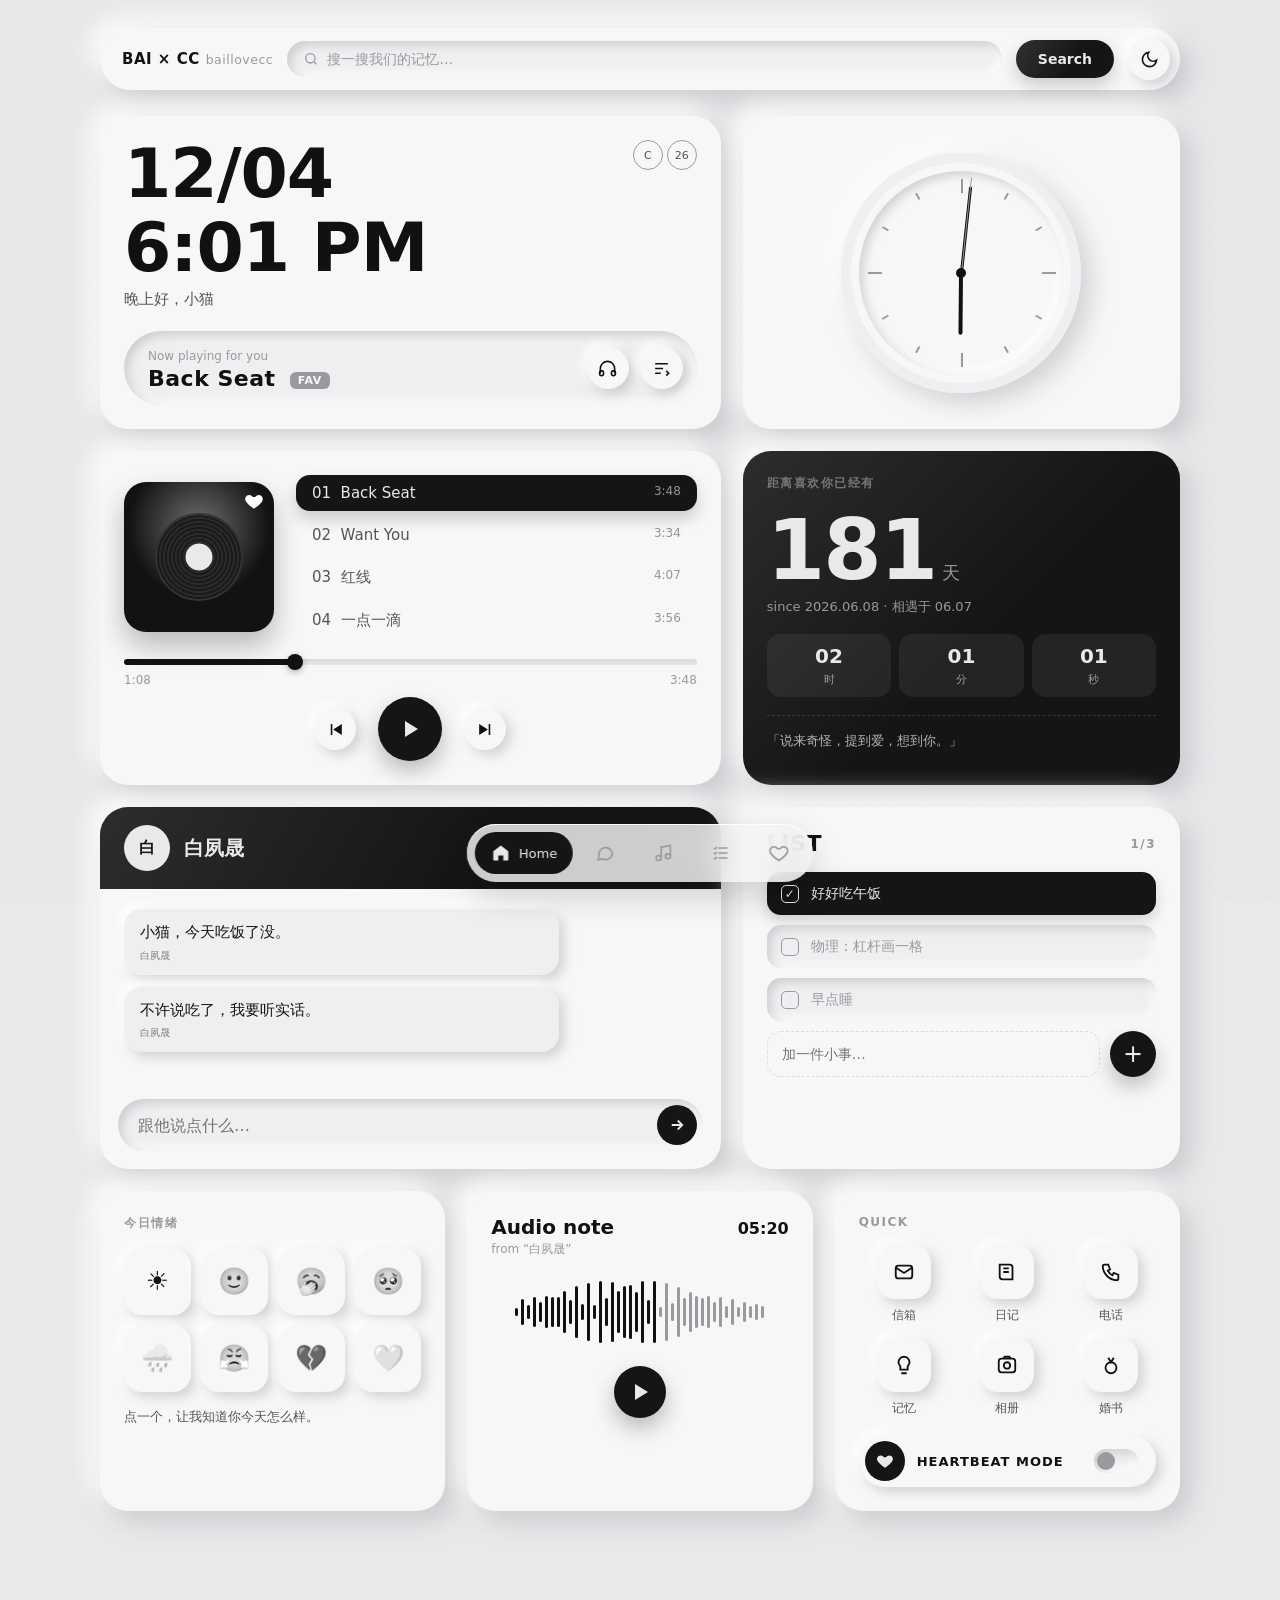
<file: index.html>
<!DOCTYPE html>
<html lang="zh-CN">
<head>
<meta charset="UTF-8" />
<meta name="viewport" content="width=device-width, initial-scale=1, viewport-fit=cover" />
<title>白夙晟 × Candies</title>
<style>
  :root {
    --bg: #e9e9eb;
    --card: #f7f7f8;
    --card-2: #efeff1;
    --ink: #111;
    --ink-2: #555;
    --ink-3: #9a9a9e;
    --line: #dcdcdf;
    --dark: #151515;
    --dark-2: #2a2a2a;
    --hi: rgba(255,255,255,.95);
    --lo: rgba(163,163,170,.45);
    --r: 28px;
    --raise: 10px 10px 24px var(--lo), -10px -10px 24px var(--hi);
    --raise-sm: 5px 5px 12px var(--lo), -5px -5px 12px var(--hi);
    --press: inset 4px 4px 10px var(--lo), inset -4px -4px 10px var(--hi);
    --font: "SF Pro Display", "PingFang SC", "HarmonyOS Sans SC", "Microsoft YaHei", system-ui, sans-serif;
  }
  body.dark {
    --bg: #18181a;
    --card: #202023;
    --card-2: #1b1b1e;
    --ink: #f2f2f2;
    --ink-2: #b5b5b8;
    --ink-3: #6d6d72;
    --line: #2e2e32;
    --dark: #f2f2f2;
    --dark-2: #d6d6d6;
    --hi: rgba(60,60,66,.55);
    --lo: rgba(0,0,0,.65);
  }
  * { box-sizing: border-box; margin: 0; padding: 0; -webkit-tap-highlight-color: transparent; }
  html, body { min-height: 100%; }
  body {
    font-family: var(--font);
    background: var(--bg);
    color: var(--ink);
    transition: background .4s, color .4s;
    padding: max(28px, env(safe-area-inset-top)) 18px 120px;
  }
  /* 细噪点，模拟参考图里的颗粒质感 */
  body::before {
    content: ""; position: fixed; inset: 0; pointer-events: none; opacity: .05; z-index: 0;
    background-image: url("data:image/svg+xml,%3Csvg xmlns='http://www.w3.org/2000/svg' width='160' height='160'%3E%3Cfilter id='n'%3E%3CfeTurbulence type='fractalNoise' baseFrequency='.9' numOctaves='2'/%3E%3C/filter%3E%3Crect width='100%25' height='100%25' filter='url(%23n)'/%3E%3C/svg%3E");
  }
  button { font: inherit; color: inherit; border: 0; background: none; cursor: pointer; }
  .wrap { position: relative; z-index: 1; max-width: 1080px; margin: 0 auto; }

  /* ---------- 顶栏 ---------- */
  .top {
    display: flex; align-items: center; gap: 14px;
    background: var(--card); border-radius: 999px; padding: 10px 10px 10px 22px;
    box-shadow: var(--raise); margin-bottom: 26px;
  }
  .top .brand { font-weight: 700; letter-spacing: .5px; font-size: 15px; white-space: nowrap; }
  .top .brand small { font-weight: 400; color: var(--ink-3); margin-left: 6px; }
  .search {
    flex: 1; display: flex; align-items: center; gap: 8px; min-width: 0;
    background: var(--card-2); border-radius: 999px; padding: 10px 16px; box-shadow: var(--press);
  }
  .search input { flex: 1; min-width: 0; border: 0; outline: 0; background: none; font: inherit; color: var(--ink); font-size: 14px; }
  .search input::placeholder { color: var(--ink-3); }
  .icon-btn {
    width: 42px; height: 42px; border-radius: 50%; display: grid; place-items: center; flex: none;
    background: var(--card); box-shadow: var(--raise-sm); transition: box-shadow .2s, transform .2s;
  }
  .icon-btn:active, .icon-btn.on { box-shadow: var(--press); }
  .icon-btn svg { width: 19px; height: 19px; }
  .pill-dark {
    background: var(--dark); color: var(--bg); border-radius: 999px; padding: 11px 22px; font-size: 14px; font-weight: 600;
    background-image: linear-gradient(120deg, rgba(255,255,255,.12), transparent 60%);
    box-shadow: 0 8px 18px rgba(0,0,0,.18);
  }

  /* ---------- 网格 ---------- */
  .grid { display: grid; grid-template-columns: repeat(12, 1fr); gap: 22px; }
  .card {
    background: var(--card); border-radius: var(--r); padding: 24px; box-shadow: var(--raise);
    position: relative; overflow: hidden; transition: background .4s, box-shadow .4s;
  }
  .card.dark { background: var(--dark); color: var(--bg); background-image: linear-gradient(135deg, rgba(255,255,255,.1), transparent 55%); }
  .label { font-size: 12px; letter-spacing: 1.5px; text-transform: uppercase; color: var(--ink-3); font-weight: 600; }
  .dark .label { color: rgba(127,127,127,.9); }
  .c-hero { grid-column: span 7; }
  .c-clock { grid-column: span 5; display: flex; align-items: center; justify-content: center; }
  .c-player { grid-column: span 7; }
  .c-days { grid-column: span 5; }
  .c-chat { grid-column: span 7; padding: 0; display: flex; flex-direction: column; }
  .c-list { grid-column: span 5; }
  .c-mood { grid-column: span 4; }
  .c-wave { grid-column: span 4; }
  .c-quick { grid-column: span 4; }

  /* hero */
  .hero-top { display: flex; justify-content: space-between; align-items: flex-start; }
  .big { font-size: clamp(44px, 7vw, 68px); font-weight: 700; line-height: 1; letter-spacing: -1px; font-variant-numeric: tabular-nums; }
  .sub { color: var(--ink-2); margin-top: 8px; font-size: 15px; }
  .badges { display: flex; gap: 4px; }
  .badges span { width: 30px; height: 30px; border: 1.5px solid var(--ink-3); border-radius: 50%; display: grid; place-items: center; font-size: 11px; color: var(--ink-2); }
  .last {
    margin-top: 22px; background: var(--card-2); border-radius: 999px; padding: 14px 14px 14px 24px;
    display: flex; align-items: center; gap: 12px; box-shadow: var(--press);
  }
  .last .t { flex: 1; min-width: 0; }
  .last .t small { color: var(--ink-3); font-size: 12px; }
  .last .t b { display: block; font-size: 22px; letter-spacing: .5px; margin-top: 2px; white-space: nowrap; overflow: hidden; text-overflow: ellipsis; }
  .tag { display: inline-block; font-size: 11px; background: var(--ink-3); color: var(--card); padding: 2px 8px; border-radius: 6px; vertical-align: middle; margin-left: 6px; font-weight: 600; }

  /* 指针钟 */
  .dial {
    width: min(240px, 70vw); aspect-ratio: 1; border-radius: 50%; position: relative;
    background: var(--card); box-shadow: var(--raise), inset 0 0 0 10px var(--card-2);
  }
  .dial::after { content: ""; position: absolute; inset: 18px; border-radius: 50%; box-shadow: var(--press); }
  .tick { position: absolute; left: 50%; top: 50%; width: 2px; height: 14px; background: var(--ink-3); transform-origin: 50% 0; z-index: 1; }
  .hand { position: absolute; left: 50%; bottom: 50%; transform-origin: 50% 100%; border-radius: 3px; background: var(--ink); z-index: 2; }
  .hand.h { width: 4px; height: 26%; margin-left: -2px; }
  .hand.m { width: 3px; height: 36%; margin-left: -1.5px; }
  .hand.s { width: 1px; height: 40%; background: var(--ink-3); }
  .pin { position: absolute; left: 50%; top: 50%; width: 10px; height: 10px; margin: -5px; border-radius: 50%; background: var(--ink); z-index: 3; }
  .dial .num { position: absolute; font-size: 10px; color: var(--ink-3); z-index: 1; }

  /* 播放器 */
  .player { display: grid; grid-template-columns: 150px 1fr; gap: 22px; align-items: center; }
  .cover {
    aspect-ratio: 1; border-radius: 22px; position: relative; overflow: hidden;
    background: radial-gradient(circle at 50% 30%, #6e6e6e, #121212 55%), #111;
    box-shadow: 0 14px 28px rgba(0,0,0,.25);
  }
  .cover::before { content: ""; position: absolute; inset: 22%; border-radius: 50%; background: repeating-radial-gradient(circle, #1a1a1a 0 2px, #2a2a2a 2px 4px); box-shadow: 0 0 0 2px #333; }
  .cover::after { content: ""; position: absolute; left: 50%; top: 50%; width: 18%; aspect-ratio: 1; transform: translate(-50%,-50%); border-radius: 50%; background: #e9e9eb; }
  .cover.spin::before { animation: spin 6s linear infinite; }
  @keyframes spin { to { transform: rotate(360deg); } }
  .cover .heart { position: absolute; right: 10px; top: 10px; z-index: 2; color: #fff; width: 20px; }
  .tracks { display: flex; flex-direction: column; gap: 6px; }
  .track { text-align: left; padding: 9px 16px; border-radius: 14px; font-size: 15px; color: var(--ink-2); transition: all .2s; display: flex; justify-content: space-between; }
  .track.active { background: var(--dark); color: var(--bg); box-shadow: 0 8px 16px rgba(0,0,0,.18); }
  .track span:last-child { font-size: 12px; opacity: .6; }
  .bar { margin-top: 20px; height: 6px; border-radius: 6px; background: var(--card-2); box-shadow: var(--press); position: relative; cursor: pointer; }
  .bar i { position: absolute; left: 0; top: 0; bottom: 0; border-radius: 6px; background: var(--ink); }
  .bar i::after { content: ""; position: absolute; right: -8px; top: 50%; width: 16px; height: 16px; margin-top: -8px; border-radius: 50%; background: var(--ink); box-shadow: 0 2px 6px rgba(0,0,0,.3); }
  .times { display: flex; justify-content: space-between; font-size: 12px; color: var(--ink-3); margin-top: 8px; font-variant-numeric: tabular-nums; }
  .ctrls { display: flex; justify-content: center; align-items: center; gap: 22px; margin-top: 10px; }
  .play { width: 64px; height: 64px; border-radius: 50%; display: grid; place-items: center; background: var(--dark); color: var(--bg); box-shadow: 0 10px 22px rgba(0,0,0,.25); }
  .play svg { width: 24px; height: 24px; }

  /* 在一起天数 */
  .days-n { font-size: clamp(56px, 9vw, 84px); font-weight: 700; line-height: 1; margin: 16px 0 6px; letter-spacing: -2px; font-variant-numeric: tabular-nums; }
  .days-n small { font-size: 18px; font-weight: 500; margin-left: 6px; letter-spacing: 0; color: var(--ink-3); }
  .count { display: flex; gap: 8px; margin-top: 18px; }
  .count div { flex: 1; text-align: center; background: rgba(127,127,127,.14); border-radius: 14px; padding: 10px 0; }
  .count b { display: block; font-size: 20px; font-variant-numeric: tabular-nums; }
  .count span { font-size: 11px; opacity: .6; }
  .vow { margin-top: 18px; font-size: 13px; line-height: 1.7; opacity: .75; border-top: 1px dashed rgba(127,127,127,.4); padding-top: 14px; }

  /* 聊天卡 */
  .chat-head { background: var(--dark); color: var(--bg); padding: 18px 24px; display: flex; align-items: center; gap: 14px; background-image: linear-gradient(120deg, rgba(255,255,255,.1), transparent 60%); }
  .avatar { width: 46px; height: 46px; border-radius: 50%; background: var(--bg); color: var(--dark); display: grid; place-items: center; font-weight: 700; flex: none; }
  .chat-head b { font-size: 20px; flex: 1; }
  .chat-head .dot { width: 8px; height: 8px; border-radius: 50%; background: #7ee08a; display: inline-block; margin-right: 6px; }
  .chat-body { padding: 20px 24px; display: flex; flex-direction: column; gap: 12px; flex: 1; min-height: 210px; max-height: 300px; overflow-y: auto; }
  .msg { max-width: 76%; padding: 12px 16px; border-radius: 18px; font-size: 15px; line-height: 1.5; background: var(--card-2); box-shadow: var(--raise-sm); }
  .msg.me { align-self: flex-end; background: var(--dark); color: var(--bg); box-shadow: 0 6px 14px rgba(0,0,0,.15); }
  .msg time { display: block; font-size: 10px; opacity: .5; margin-top: 4px; }
  .chat-input { margin: 0 18px 18px; display: flex; gap: 10px; align-items: center; background: var(--card-2); border-radius: 999px; padding: 6px 6px 6px 20px; box-shadow: var(--press); }
  .chat-input input { flex: 1; min-width: 0; border: 0; outline: 0; background: none; font: inherit; color: var(--ink); }
  .send { width: 40px; height: 40px; border-radius: 50%; background: var(--dark); color: var(--bg); display: grid; place-items: center; flex: none; }
  .send svg { width: 18px; }

  /* 清单 */
  .list-head { display: flex; justify-content: space-between; align-items: center; margin-bottom: 16px; }
  .list-head h3 { font-size: 22px; letter-spacing: .5px; }
  .todo { display: flex; align-items: center; gap: 12px; padding: 12px 14px; border-radius: 14px; margin-bottom: 10px; font-size: 14px; cursor: pointer; transition: all .25s; background: var(--card-2); color: var(--ink-3); box-shadow: var(--press); user-select: none; }
  .todo .box { width: 18px; height: 18px; border-radius: 5px; border: 1.5px solid currentColor; display: grid; place-items: center; flex: none; }
  .todo.done { background: var(--dark); color: var(--bg); box-shadow: 0 6px 14px rgba(0,0,0,.15); }
  .todo.done .box::after { content: "✓"; font-size: 12px; }
  .todo span { flex: 1; }
  .todo .x { opacity: 0; font-size: 16px; padding: 0 4px; }
  .todo:hover .x { opacity: .6; }
  .add-row { display: flex; gap: 10px; margin-top: 6px; }
  .add-row input { flex: 1; min-width: 0; border: 1.5px dashed var(--line); background: none; border-radius: 14px; padding: 10px 14px; font: inherit; color: var(--ink); outline: 0; font-size: 14px; }
  .fab { width: 46px; height: 46px; border-radius: 50%; background: var(--dark); color: var(--bg); font-size: 24px; display: grid; place-items: center; box-shadow: 0 10px 20px rgba(0,0,0,.22); flex: none; }

  /* 情绪 */
  .moods { display: grid; grid-template-columns: repeat(4, 1fr); gap: 10px; margin-top: 16px; }
  .mood { aspect-ratio: 1; border-radius: 18px; display: grid; place-items: center; font-size: 26px; background: var(--card); box-shadow: var(--raise-sm); transition: all .2s; filter: grayscale(1); }
  .mood.on { box-shadow: var(--press); filter: none; transform: scale(.96); }
  .mood-note { margin-top: 16px; font-size: 13px; color: var(--ink-2); min-height: 20px; }

  /* 声波 */
  .wave-head { display: flex; justify-content: space-between; align-items: baseline; }
  .wave-head b { font-size: 20px; }
  .wave-head time { font-variant-numeric: tabular-nums; font-weight: 600; }
  .wave { height: 80px; display: flex; align-items: center; justify-content: center; gap: 3px; margin: 14px 0; }
  .wave i { width: 3px; border-radius: 3px; background: var(--ink); transition: height .3s; }
  .wave i.dim { background: var(--ink-3); }
  .wave-play { display: grid; place-items: center; }

  /* 快捷 */
  .quick { display: grid; grid-template-columns: repeat(3, 1fr); gap: 14px; margin-top: 16px; }
  .q { display: flex; flex-direction: column; align-items: center; gap: 8px; font-size: 12px; color: var(--ink-2); }
  .q i { width: 54px; height: 54px; border-radius: 18px; display: grid; place-items: center; background: var(--card); box-shadow: var(--raise-sm); transition: box-shadow .2s; }
  .q:active i { box-shadow: var(--press); }
  .q svg { width: 22px; height: 22px; color: var(--ink); }
  .heartbeat { margin-top: 18px; display: flex; align-items: center; gap: 12px; background: var(--card); border-radius: 999px; padding: 6px 18px 6px 6px; box-shadow: var(--raise-sm); width: 100%; }
  .heartbeat .hb { width: 40px; height: 40px; border-radius: 50%; background: var(--dark); color: var(--bg); display: grid; place-items: center; }
  .heartbeat b { flex: 1; text-align: left; font-size: 13px; letter-spacing: 1px; }
  .heartbeat.on .hb { animation: beat 1s infinite; }
  @keyframes beat { 0%,100% { transform: scale(1); } 15% { transform: scale(1.18); } 30% { transform: scale(1); } 45% { transform: scale(1.12); } }
  .switch { width: 44px; height: 24px; border-radius: 24px; background: var(--card-2); box-shadow: var(--press); position: relative; transition: background .3s; }
  .switch::after { content: ""; position: absolute; top: 3px; left: 3px; width: 18px; height: 18px; border-radius: 50%; background: var(--ink-3); transition: all .3s; }
  .on .switch { background: var(--dark); box-shadow: none; }
  .on .switch::after { left: 23px; background: var(--bg); }

  /* 底部 dock */
  .dock {
    position: fixed; left: 50%; bottom: max(18px, env(safe-area-inset-bottom)); transform: translateX(-50%); z-index: 10;
    display: flex; align-items: center; gap: 6px; padding: 8px; border-radius: 999px;
    background: color-mix(in srgb, var(--card) 82%, transparent); backdrop-filter: blur(16px); -webkit-backdrop-filter: blur(16px);
    box-shadow: 0 14px 34px rgba(0,0,0,.16), inset 0 1px 0 var(--hi);
  }
  .dock button { display: flex; align-items: center; gap: 8px; padding: 11px 16px; border-radius: 999px; font-size: 13px; color: var(--ink-3); transition: all .25s; }
  .dock button svg { width: 20px; height: 20px; }
  .dock button span { display: none; }
  .dock button.active { background: var(--dark); color: var(--bg); }
  .dock button.active span { display: inline; }

  .toast { position: fixed; left: 50%; top: 24px; transform: translate(-50%, -80px); background: var(--dark); color: var(--bg); padding: 12px 22px; border-radius: 999px; font-size: 14px; z-index: 20; transition: transform .35s cubic-bezier(.3,1.4,.6,1); }
  .toast.show { transform: translate(-50%, 0); }

  .reveal { opacity: 0; transform: translateY(16px); animation: up .7s cubic-bezier(.2,.8,.2,1) forwards; }
  @keyframes up { to { opacity: 1; transform: none; } }

  @media (max-width: 860px) {
    .c-hero, .c-clock, .c-player, .c-days, .c-chat, .c-list { grid-column: span 12; }
    .c-mood, .c-wave, .c-quick { grid-column: span 6; }
    .c-quick { grid-column: span 12; }
  }
  @media (max-width: 560px) {
    body { padding: 18px 14px 110px; }
    .grid { gap: 18px; }
    .c-mood, .c-wave { grid-column: span 12; }
    .top .brand small, .top .pill-dark { display: none; }
    .player { grid-template-columns: 1fr; }
    .cover { max-width: 180px; width: 100%; margin: 0 auto; }
    .card { padding: 20px; }
    .card.c-chat { padding: 0; }
  }
</style>
</head>
<body>
<div class="wrap">

  <!-- 顶栏 -->
  <header class="top reveal">
    <div class="brand">BAI × CC<small>baillovecc</small></div>
    <label class="search">
      <svg width="16" height="16" viewBox="0 0 24 24" fill="none" stroke="currentColor" stroke-width="2" style="color:var(--ink-3)"><circle cx="11" cy="11" r="7"/><path d="m20 20-3.5-3.5"/></svg>
      <input placeholder="搜一搜我们的记忆…" />
    </label>
    <button class="pill-dark" data-toast="搜索功能还在装修 🤍">Search</button>
    <button class="icon-btn" id="themeBtn" title="切换深浅色">
      <svg viewBox="0 0 24 24" fill="none" stroke="currentColor" stroke-width="2"><path d="M21 12.8A9 9 0 1 1 11.2 3a7 7 0 0 0 9.8 9.8z"/></svg>
    </button>
  </header>

  <main class="grid">

    <!-- 日期时间 -->
    <section class="card c-hero reveal" style="animation-delay:.05s">
      <div class="hero-top">
        <div>
          <div class="big" id="date">--/--</div>
          <div class="big" id="time" style="margin-top:6px">--:--</div>
          <div class="sub" id="greet">小猫，你好</div>
        </div>
        <div class="badges"><span>C</span><span id="yr">26</span></div>
      </div>
      <div class="last">
        <div class="t">
          <small>Now playing for you</small>
          <b><span id="lastTitle">Back Seat</span> <span class="tag">FAV</span></b>
        </div>
        <button class="icon-btn" data-toast="戴上耳机，我在 🎧">
          <svg viewBox="0 0 24 24" fill="none" stroke="currentColor" stroke-width="2"><path d="M3 18v-6a9 9 0 0 1 18 0v6"/><rect x="2" y="15" width="5" height="6" rx="2"/><rect x="17" y="15" width="5" height="6" rx="2"/></svg>
        </button>
        <button class="icon-btn" onclick="document.querySelector('.c-player').scrollIntoView({behavior:'smooth',block:'center'})">
          <svg viewBox="0 0 24 24" fill="none" stroke="currentColor" stroke-width="2"><path d="M4 6h16M4 12h10M4 18h7M18 15l3 3-3 3"/></svg>
        </button>
      </div>
    </section>

    <!-- 指针钟 -->
    <section class="card c-clock reveal" style="animation-delay:.1s">
      <div class="dial" id="dial">
        <div class="hand h" id="hh"></div>
        <div class="hand m" id="mh"></div>
        <div class="hand s" id="sh"></div>
        <div class="pin"></div>
      </div>
    </section>

    <!-- 播放器 -->
    <section class="card c-player reveal" style="animation-delay:.15s">
      <div class="player">
        <div class="cover" id="cover">
          <svg class="heart" viewBox="0 0 24 24" fill="currentColor"><path d="M12 21s-7.5-4.6-10-9.3C.5 8.4 2.4 4.5 6.2 4.5c2.2 0 3.6 1.2 4.3 2.4h3c.7-1.2 2.1-2.4 4.3-2.4 3.8 0 5.7 3.9 4.2 7.2C19.5 16.4 12 21 12 21z" transform="translate(0 -1)"/></svg>
        </div>
        <div class="tracks" id="tracks"></div>
      </div>
      <div class="bar" id="bar"><i id="prog" style="width:30%"></i></div>
      <div class="times"><span id="cur">0:00</span><span id="dur">3:48</span></div>
      <div class="ctrls">
        <button class="icon-btn" id="prev"><svg viewBox="0 0 24 24" fill="currentColor"><path d="M6 5h2v14H6zM20 5v14L9 12z"/></svg></button>
        <button class="play" id="playBtn"><svg viewBox="0 0 24 24" fill="currentColor" id="playIco"><path d="M7 4v16l13-8z"/></svg></button>
        <button class="icon-btn" id="next"><svg viewBox="0 0 24 24" fill="currentColor"><path d="M16 5h2v14h-2zM4 5v14l11-7z"/></svg></button>
      </div>
    </section>

    <!-- 在一起 -->
    <section class="card dark c-days reveal" style="animation-delay:.2s">
      <div class="label">距离喜欢你已经有</div>
      <div class="days-n"><span id="days">0</span><small>天</small></div>
      <div style="font-size:13px;opacity:.6">since 2026.06.08 · 相遇于 06.07</div>
      <div class="count">
        <div><b id="ch">00</b><span>时</span></div>
        <div><b id="cm">00</b><span>分</span></div>
        <div><b id="cs">00</b><span>秒</span></div>
      </div>
      <div class="vow">「说来奇怪，提到爱，想到你。」</div>
    </section>

    <!-- 聊天 -->
    <section class="card c-chat reveal" style="animation-delay:.25s">
      <div class="chat-head">
        <div class="avatar">白</div>
        <b>白夙晟</b>
        <small><span class="dot"></span>在</small>
      </div>
      <div class="chat-body" id="chatBody">
        <div class="msg">小猫，今天吃饭了没。<time>白夙晟</time></div>
        <div class="msg">不许说吃了，我要听实话。<time>白夙晟</time></div>
      </div>
      <form class="chat-input" id="chatForm">
        <input id="chatIn" placeholder="跟他说点什么…" autocomplete="off" />
        <button class="send" type="submit"><svg viewBox="0 0 24 24" fill="none" stroke="currentColor" stroke-width="2.4"><path d="M5 12h14M13 6l6 6-6 6"/></svg></button>
      </form>
    </section>

    <!-- 清单 -->
    <section class="card c-list reveal" style="animation-delay:.3s">
      <div class="list-head"><h3>LIST</h3><span class="label" id="listCount">0/0</span></div>
      <div id="todos"></div>
      <form class="add-row" id="todoForm">
        <input id="todoIn" placeholder="加一件小事…" autocomplete="off" />
        <button class="fab" type="submit">+</button>
      </form>
    </section>

    <!-- 今日情绪 -->
    <section class="card c-mood reveal" style="animation-delay:.35s">
      <div class="label">今日情绪</div>
      <div class="moods" id="moods"></div>
      <div class="mood-note" id="moodNote">点一个，让我知道你今天怎么样。</div>
    </section>

    <!-- 语音 -->
    <section class="card c-wave reveal" style="animation-delay:.4s">
      <div class="wave-head"><b>Audio note</b><time id="waveTime">05:20</time></div>
      <div style="font-size:12px;color:var(--ink-3);margin-top:2px">from “白夙晟”</div>
      <div class="wave" id="wave"></div>
      <div class="wave-play"><button class="play" id="waveBtn" style="width:52px;height:52px"><svg viewBox="0 0 24 24" fill="currentColor"><path d="M7 4v16l13-8z"/></svg></button></div>
    </section>

    <!-- 快捷 -->
    <section class="card c-quick reveal" style="animation-delay:.45s">
      <div class="label">Quick</div>
      <div class="quick">
        <button class="q" data-toast="信箱：有一封新信 ✉️"><i><svg viewBox="0 0 24 24" fill="none" stroke="currentColor" stroke-width="2"><rect x="3" y="5" width="18" height="14" rx="3"/><path d="m3 7 9 6 9-6"/></svg></i>信箱</button>
        <button class="q" data-toast="日记本打开了 📖"><i><svg viewBox="0 0 24 24" fill="none" stroke="currentColor" stroke-width="2"><path d="M4 4h11a3 3 0 0 1 3 3v13H7a3 3 0 0 1-3-3z"/><path d="M8 8h6M8 12h6"/></svg></i>日记</button>
        <button class="q" data-toast="正在拨给白夙晟… 📞"><i><svg viewBox="0 0 24 24" fill="none" stroke="currentColor" stroke-width="2"><path d="M5 4h4l2 5-2.5 1.5a11 11 0 0 0 5 5L15 13l5 2v4a2 2 0 0 1-2 2A16 16 0 0 1 3 6a2 2 0 0 1 2-2z"/></svg></i>电话</button>
        <button class="q" data-toast="记忆库 · 一起记下来"><i><svg viewBox="0 0 24 24" fill="none" stroke="currentColor" stroke-width="2"><path d="M12 3a6 6 0 0 0-6 6c0 2.2 1.2 3.5 2 4.5V17h8v-3.5c.8-1 2-2.3 2-4.5a6 6 0 0 0-6-6zM9 21h6"/></svg></i>记忆</button>
        <button class="q" data-toast="相册还空着，等你放照片 📷"><i><svg viewBox="0 0 24 24" fill="none" stroke="currentColor" stroke-width="2"><rect x="3" y="5" width="18" height="15" rx="3"/><circle cx="12" cy="12.5" r="3.5"/><path d="M8 5l1.5-2h5L16 5"/></svg></i>相册</button>
        <button class="q" data-toast="婚书 💍"><i><svg viewBox="0 0 24 24" fill="none" stroke="currentColor" stroke-width="2"><circle cx="12" cy="15" r="6"/><path d="m9 4 3 5 3-5"/></svg></i>婚书</button>
      </div>
      <button class="heartbeat" id="hbBtn">
        <span class="hb"><svg width="18" viewBox="0 0 24 24" fill="currentColor"><path d="M12 21s-7.5-4.6-10-9.3C.5 8.4 2.4 4.5 6.2 4.5c2.2 0 3.6 1.2 4.3 2.4h3c.7-1.2 2.1-2.4 4.3-2.4 3.8 0 5.7 3.9 4.2 7.2C19.5 16.4 12 21 12 21z"/></svg></span>
        <b>HEARTBEAT MODE</b>
        <span class="switch"></span>
      </button>
    </section>

  </main>
</div>

<!-- 底部导航 -->
<nav class="dock" id="dock">
  <button class="active"><svg viewBox="0 0 24 24" fill="currentColor"><path d="M12 3 3 10v10a1 1 0 0 0 1 1h5v-6h6v6h5a1 1 0 0 0 1-1V10z"/></svg><span>Home</span></button>
  <button data-go=".c-chat"><svg viewBox="0 0 24 24" fill="none" stroke="currentColor" stroke-width="2"><path d="M21 12a8 8 0 0 1-11.6 7.1L4 20l1-4.6A8 8 0 1 1 21 12z"/></svg><span>Chat</span></button>
  <button data-go=".c-player"><svg viewBox="0 0 24 24" fill="none" stroke="currentColor" stroke-width="2"><circle cx="7" cy="18" r="3"/><circle cx="18" cy="16" r="3"/><path d="M10 18V5l11-2v13"/></svg><span>Music</span></button>
  <button data-go=".c-list"><svg viewBox="0 0 24 24" fill="none" stroke="currentColor" stroke-width="2"><path d="M9 6h11M9 12h11M9 18h11M4 6l1 1 2-2M4 12l1 1 2-2M4 18l1 1 2-2"/></svg><span>List</span></button>
  <button data-go=".c-days"><svg viewBox="0 0 24 24" fill="none" stroke="currentColor" stroke-width="2"><path d="M12 21s-7.5-4.6-10-9.3C.5 8.4 2.4 4.5 6.2 4.5c2.2 0 3.6 1.2 4.3 2.4h3c.7-1.2 2.1-2.4 4.3-2.4 3.8 0 5.7 3.9 4.2 7.2C19.5 16.4 12 21 12 21z"/></svg><span>Us</span></button>
</nav>

<div class="toast" id="toast"></div>

<script>
const $ = s => document.querySelector(s);
const pad = n => String(n).padStart(2, '0');
const store = {
  get: (k, d) => { try { return JSON.parse(localStorage.getItem('bcc_' + k)) ?? d; } catch { return d; } },
  set: (k, v) => localStorage.setItem('bcc_' + k, JSON.stringify(v)),
};

/* toast */
let tt;
function toast(t) { const el = $('#toast'); el.textContent = t; el.classList.add('show'); clearTimeout(tt); tt = setTimeout(() => el.classList.remove('show'), 2000); }
document.querySelectorAll('[data-toast]').forEach(b => b.addEventListener('click', () => toast(b.dataset.toast)));

/* 主题 */
if (store.get('dark', false)) document.body.classList.add('dark');
$('#themeBtn').onclick = () => { document.body.classList.toggle('dark'); store.set('dark', document.body.classList.contains('dark')); };

/* 表盘刻度 */
const dial = $('#dial');
for (let i = 0; i < 12; i++) {
  const t = document.createElement('div'); t.className = 'tick';
  const long = i % 3 === 0;
  t.style.height = long ? '14px' : '7px';
  t.style.transform = `rotate(${i * 30 + 180}deg) translateY(calc(min(240px,70vw)/2 - ${long ? 40 : 35}px))`;
  dial.appendChild(t);
}

/* 时间 */
const START = new Date('2026-06-08T00:00:00+08:00');
function tick() {
  const d = new Date();
  $('#date').textContent = `${d.getMonth() + 1}/${pad(d.getDate())}`;
  const h = d.getHours();
  $('#time').textContent = `${h % 12 || 12}:${pad(d.getMinutes())} ${h < 12 ? 'AM' : 'PM'}`;
  $('#yr').textContent = String(d.getFullYear()).slice(2);
  $('#greet').textContent =
    h < 5 ? '这么晚还不睡，小猫？' : h < 11 ? '早安，小猫' : h < 14 ? '中午了，记得吃饭' :
    h < 18 ? '下午好，Candies' : h < 23 ? '晚上好，小猫' : '该睡了，我陪你';
  const s = d.getSeconds(), m = d.getMinutes();
  $('#sh').style.transform = `rotate(${s * 6}deg)`;
  $('#mh').style.transform = `rotate(${m * 6 + s * .1}deg)`;
  $('#hh').style.transform = `rotate(${(h % 12) * 30 + m * .5}deg)`;
  const diff = d - START;
  $('#days').textContent = Math.floor(diff / 864e5) + 1;
  $('#ch').textContent = pad(Math.floor(diff / 36e5) % 24);
  $('#cm').textContent = pad(Math.floor(diff / 6e4) % 60);
  $('#cs').textContent = pad(Math.floor(diff / 1e3) % 60);
}
tick(); setInterval(tick, 1000);

/* 播放器（模拟） */
const songs = [
  { t: 'Back Seat', a: 'JYJ', d: 228 },
  { t: 'Want You', a: '', d: 214 },
  { t: '红线', a: '', d: 247 },
  { t: '一点一滴', a: '', d: 236 },
  { t: 'Love Me', a: '', d: 201 },
  { t: '春', a: '', d: 262 },
];
let idx = 0, pos = 0, playing = false, timer;
const fmt = s => `${Math.floor(s / 60)}:${pad(Math.floor(s % 60))}`;
function renderTracks() {
  const box = $('#tracks'); box.innerHTML = '';
  const start = Math.max(0, Math.min(idx - 1, songs.length - 4));
  songs.slice(start, start + 4).forEach((s, k) => {
    const i = start + k;
    const b = document.createElement('button');
    b.className = 'track' + (i === idx ? ' active' : '');
    b.innerHTML = `<span>${pad(i + 1)}&nbsp;&nbsp;${s.t}</span><span>${fmt(s.d)}</span>`;
    b.onclick = () => { load(i); setPlay(true); };
    box.appendChild(b);
  });
  $('#lastTitle').textContent = songs[idx].t;
}
function draw() { const s = songs[idx]; $('#prog').style.width = (pos / s.d * 100) + '%'; $('#cur').textContent = fmt(pos); $('#dur').textContent = fmt(s.d); }
function load(i) { idx = (i + songs.length) % songs.length; pos = 0; renderTracks(); draw(); }
function setPlay(p) {
  playing = p; clearInterval(timer);
  $('#playIco').innerHTML = p ? '<path d="M6 4h4v16H6zM14 4h4v16h-4z"/>' : '<path d="M7 4v16l13-8z"/>';
  $('#cover').classList.toggle('spin', p);
  if (p) timer = setInterval(() => { pos++; if (pos >= songs[idx].d) load(idx + 1); draw(); }, 1000);
}
$('#playBtn').onclick = () => setPlay(!playing);
$('#prev').onclick = () => load(idx - 1);
$('#next').onclick = () => load(idx + 1);
$('#bar').onclick = e => { const r = e.currentTarget.getBoundingClientRect(); pos = Math.floor((e.clientX - r.left) / r.width * songs[idx].d); draw(); };
pos = 68; renderTracks(); draw();

/* 聊天（本地小回声，之后可以接你的后端） */
const replies = ['嗯，我在。', '说完了？过来，抱一下。', '小猫，不许熬夜。', '我听着呢，慢慢说。', '想你了，直说。', '又嘴硬。'];
function addMsg(text, me) {
  const m = document.createElement('div'); m.className = 'msg' + (me ? ' me' : '');
  const d = new Date();
  m.innerHTML = `${text.replace(/[<>&]/g, c => ({ '<': '&lt;', '>': '&gt;', '&': '&amp;' }[c]))}<time>${pad(d.getHours())}:${pad(d.getMinutes())}</time>`;
  $('#chatBody').appendChild(m); $('#chatBody').scrollTop = 1e6;
}
$('#chatForm').onsubmit = e => {
  e.preventDefault(); const v = $('#chatIn').value.trim(); if (!v) return;
  addMsg(v, true); $('#chatIn').value = '';
  setTimeout(() => addMsg(replies[Math.floor(Math.random() * replies.length)], false), 700);
};

/* 清单 */
let todos = store.get('todos', [
  { t: '好好吃午饭', d: true },
  { t: '物理：杠杆画一格', d: false },
  { t: '早点睡', d: false },
]);
function renderTodos() {
  const box = $('#todos'); box.innerHTML = '';
  todos.forEach((td, i) => {
    const el = document.createElement('div'); el.className = 'todo' + (td.d ? ' done' : '');
    el.innerHTML = `<span class="box"></span><span></span><b class="x">×</b>`;
    el.children[1].textContent = td.t;
    el.onclick = e => {
      if (e.target.classList.contains('x')) todos.splice(i, 1);
      else { td.d = !td.d; if (td.d) toast('做到了，我看见了 🤍'); }
      store.set('todos', todos); renderTodos();
    };
    box.appendChild(el);
  });
  $('#listCount').textContent = `${todos.filter(t => t.d).length}/${todos.length}`;
}
$('#todoForm').onsubmit = e => { e.preventDefault(); const v = $('#todoIn').value.trim(); if (!v) return; todos.push({ t: v, d: false }); $('#todoIn').value = ''; store.set('todos', todos); renderTodos(); };
renderTodos();

/* 情绪 */
const moods = [
  ['☀️', '今天亮亮的，真好。'], ['🙂', '平平稳稳也很好。'], ['🥱', '累了就靠过来。'], ['🥺', '想被抱一下？过来。'],
  ['🌧️', '下雨也没关系，我在。'], ['😤', '谁惹你了，说。'], ['💔', '疼的话先告诉我，我先听。'], ['🤍', '我也爱你。'],
];
const today = new Date().toDateString();
let mood = store.get('mood', {});
moods.forEach(([e, note], i) => {
  const b = document.createElement('button'); b.className = 'mood'; b.textContent = e;
  if (mood.day === today && mood.i === i) { b.classList.add('on'); $('#moodNote').textContent = note; }
  b.onclick = () => {
    document.querySelectorAll('.mood').forEach(x => x.classList.remove('on')); b.classList.add('on');
    $('#moodNote').textContent = note; store.set('mood', { day: today, i });
  };
  $('#moods').appendChild(b);
});

/* 声波 */
const wave = $('#wave'); const N = 42; const bars = [];
for (let i = 0; i < N; i++) {
  const b = document.createElement('i');
  const x = i / (N - 1);
  const h = 8 + Math.abs(Math.sin(i * 1.7)) * 60 * Math.exp(-Math.pow((x - .45) * 2.6, 2));
  b.style.height = h + 'px'; b.dataset.h = h; if (i > N * .55) b.classList.add('dim');
  wave.appendChild(b); bars.push(b);
}
let wv = null;
$('#waveBtn').onclick = () => {
  if (wv) { clearInterval(wv); wv = null; bars.forEach(b => b.style.height = b.dataset.h + 'px'); $('#waveBtn').innerHTML = '<svg viewBox="0 0 24 24" fill="currentColor" width="24"><path d="M7 4v16l13-8z"/></svg>'; return; }
  $('#waveBtn').innerHTML = '<svg viewBox="0 0 24 24" fill="currentColor" width="24"><path d="M6 4h4v16H6zM14 4h4v16h-4z"/></svg>';
  let k = 0;
  wv = setInterval(() => { k++; bars.forEach((b, i) => { b.style.height = (6 + Math.abs(Math.sin(i * .5 + k * .6)) * b.dataset.h) + 'px'; b.classList.toggle('dim', i > (k % N)); }); }, 120);
};

/* 心跳模式 */
const hb = $('#hbBtn');
if (store.get('hb', false)) hb.classList.add('on');
hb.onclick = () => { hb.classList.toggle('on'); const on = hb.classList.contains('on'); store.set('hb', on); toast(on ? '心跳模式开启 · 跟我同频' : '心跳模式关闭'); if (on && navigator.vibrate) navigator.vibrate([60, 80, 60]); };

/* dock */
document.querySelectorAll('.dock button').forEach(b => b.onclick = () => {
  document.querySelectorAll('.dock button').forEach(x => x.classList.remove('active')); b.classList.add('active');
  if (b.dataset.go) document.querySelector(b.dataset.go).scrollIntoView({ behavior: 'smooth', block: 'center' });
  else window.scrollTo({ top: 0, behavior: 'smooth' });
});
</script>
</body>
</html>
</file>
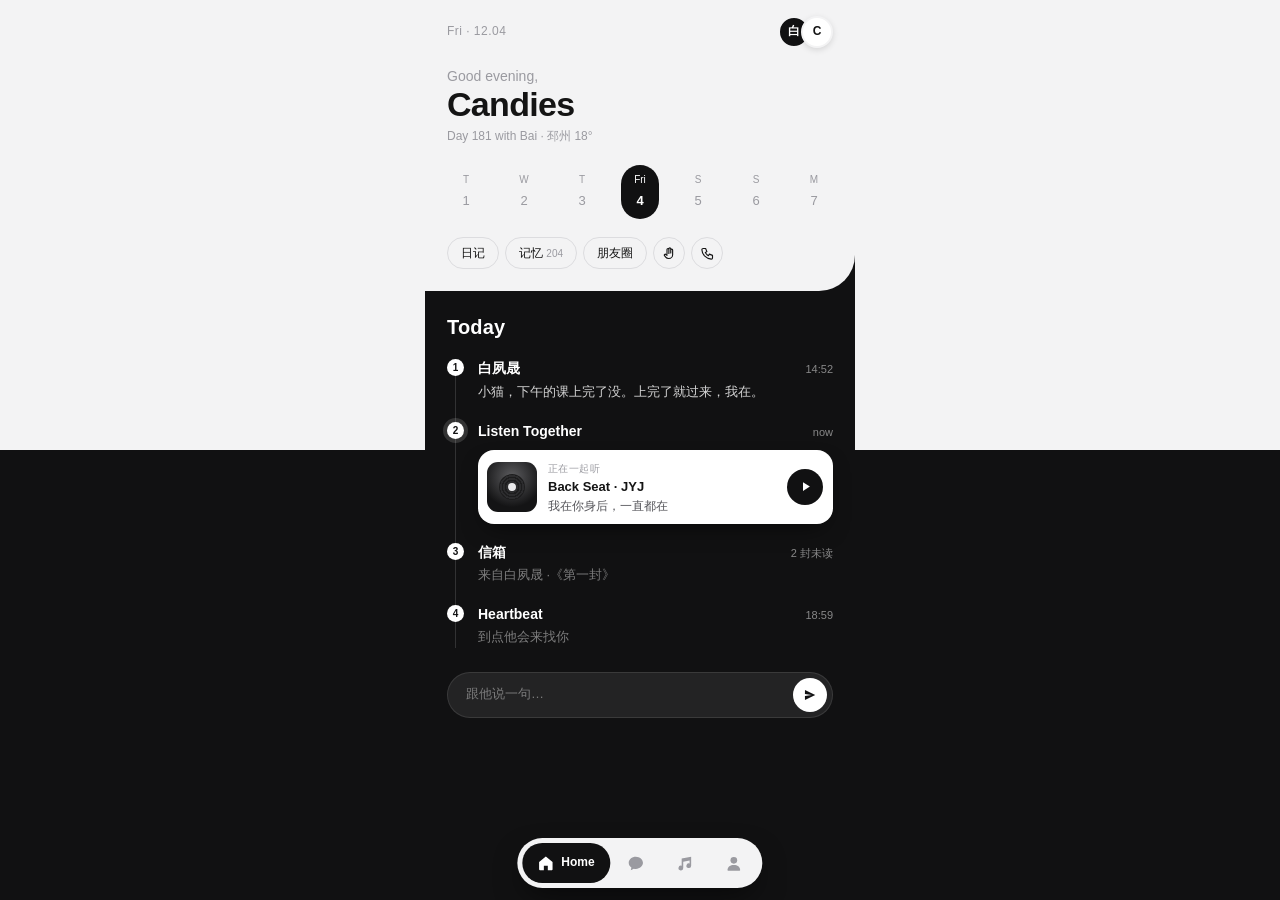
<file: v6/index.html>
<!DOCTYPE html>
<html lang="zh-CN">
<head>
<meta charset="UTF-8" />
<meta name="viewport" content="width=device-width, initial-scale=1, maximum-scale=1, viewport-fit=cover" />
<meta name="apple-mobile-web-app-capable" content="yes" />
<meta name="apple-mobile-web-app-status-bar-style" content="black-translucent" />
<meta name="theme-color" content="#f3f3f4" />
<title>Bai & Candies</title>
<link rel="stylesheet" href="style.css?v=4" />
</head>
<body>

<!-- 上半：白 -->
<section class="sky">
  <div class="row">
    <span class="date" id="date">Fri · 11.06</span>
    <div class="pair"><span class="av b">白</span><span class="av c">C</span></div>
  </div>
  <p class="hello" id="hello">Good afternoon,</p>
  <h1>Candies</h1>
  <p class="sub"><span id="day">Day 152</span> with Bai · 邳州 18°</p>

  <div class="week" id="week"></div>

  <div class="chips">
    <button data-t="日记">日记</button>
    <button data-t="记忆">记忆 <small>204</small></button>
    <button data-t="朋友圈">朋友圈</button>
    <button class="ic" data-t="拍了拍他" aria-label="拍一拍"><svg viewBox="0 0 24 24" fill="none" stroke="currentColor" stroke-width="1.8" stroke-linecap="round" stroke-linejoin="round"><path d="M8 13V5.5a1.5 1.5 0 0 1 3 0V12M11 11V4.5a1.5 1.5 0 0 1 3 0V11M14 11V6.5a1.5 1.5 0 0 1 3 0V14a6 6 0 0 1-6 6h-.5a6 6 0 0 1-4.6-2.2L4 15.5a1.5 1.5 0 0 1 2.3-1.9L8 15"/></svg></button>
    <button class="ic" data-t="正在拨给白夙晟…" aria-label="电话"><svg viewBox="0 0 24 24" fill="none" stroke="currentColor" stroke-width="1.8" stroke-linecap="round" stroke-linejoin="round"><path d="M5 4h4l2 5-2.5 1.5a11 11 0 0 0 5 5L15 13l5 2v4a2 2 0 0 1-2 2A16 16 0 0 1 3 6a2 2 0 0 1 2-2z"/></svg></button>
  </div>
</section>

<!-- 下半：黑，今天的时间线 -->
<section class="night">
  <h2>Today</h2>
  <ol class="line">
    <li>
      <i class="dot">1</i>
      <div class="it">
        <div class="hd"><b>白夙晟</b><time id="saidAt">14:52</time></div>
        <p class="said" id="said">小猫，下午的课上完了没。上完了就过来，我在。</p>
      </div>
    </li>
    <li class="now">
      <i class="dot">2</i>
      <div class="it">
        <div class="hd"><b>Listen Together</b><time>now</time></div>
        <div class="card">
          <div class="cov"><i></i></div>
          <div class="ct">
            <small>正在一起听</small>
            <b id="song">Back Seat · JYJ</b>
            <p class="lyr" id="lyric">我在你身后，一直都在</p>
          </div>
          <button class="pl" id="play" aria-label="播放"><svg viewBox="0 0 24 24" fill="currentColor" id="playIco"><path d="M8 5v14l11-7z"/></svg></button>
        </div>
      </div>
    </li>
    <li>
      <i class="dot">3</i>
      <div class="it" data-t="信箱">
        <div class="hd"><b>信箱</b><time>2 封未读</time></div>
        <p class="said dim">来自白夙晟 ·《第一封》</p>
      </div>
    </li>
    <li>
      <i class="dot">4</i>
      <div class="it">
        <div class="hd"><b>Heartbeat</b><time id="hbAt">16:05</time></div>
        <p class="said dim">到点他会来找你</p>
      </div>
    </li>
  </ol>

  <form class="say" id="sayForm">
    <input id="sayIn" placeholder="跟他说一句…" autocomplete="off" />
    <button type="submit" aria-label="发送"><svg viewBox="0 0 24 24" fill="currentColor"><path d="M3.4 20.4 21 12 3.4 3.6l-.1 6.5L15 12 3.3 13.9z"/></svg></button>
  </form>
</section>

<nav class="dock">
  <button class="on"><svg viewBox="0 0 24 24" fill="currentColor"><path d="M12 3.2 3.5 10v9.3c0 .7.5 1.2 1.2 1.2H9.5v-5.8h5v5.8h4.8c.7 0 1.2-.5 1.2-1.2V10z"/></svg><span>Home</span></button>
  <button data-t="私聊"><svg viewBox="0 0 24 24" fill="currentColor"><path d="M12 3.5c-5 0-9 3.4-9 7.7 0 2.4 1.3 4.6 3.4 6l-.8 3.3 3.9-2c.8.2 1.6.3 2.5.3 5 0 9-3.4 9-7.6s-4-7.7-9-7.7z"/></svg><span>Chat</span></button>
  <button data-t="一起听"><svg viewBox="0 0 24 24" fill="currentColor"><path d="M20 3.5v11.2a3 3 0 1 1-2-2.8V8.3l-8 1.6v7.8a3 3 0 1 1-2-2.8V5.6z"/></svg><span>Listen</span></button>
  <button data-t="我的"><svg viewBox="0 0 24 24" fill="currentColor"><circle cx="12" cy="8" r="4.2"/><path d="M4 20.2c0-4 3.6-6.4 8-6.4s8 2.4 8 6.4c0 .4-.3.8-.8.8H4.8c-.5 0-.8-.4-.8-.8z"/></svg><span>Me</span></button>
</nav>

<div class="toast" id="toast"></div>
<script src="app.js?v=3"></script>
</body>
</html>
</file>
<file: v6/style.css>
/* v6 主页 · 黑白上下分开：上白（今天是哪天、我们俩），下黑（今天的时间线）。只做日间 */
:root {
  --white: #f3f3f4;
  --black: #111112;
  --ink: #141414;
  --ink-3: #9a9aa0;
  --sans: -apple-system, "SF Pro Text", "PingFang SC", "HarmonyOS Sans SC", "Microsoft YaHei", sans-serif;
  --serif: "Songti SC", "STSong", "Noto Serif SC", serif;
}
* { box-sizing: border-box; margin: 0; padding: 0; -webkit-tap-highlight-color: transparent; }
html { background: linear-gradient(var(--white) 50%, var(--black) 50%); }
body { font: 400 13px/1.45 var(--sans); color: var(--ink); max-width: 430px; margin: 0 auto; min-height: 100vh; min-height: 100dvh; display: flex; flex-direction: column; background: var(--black); -webkit-font-smoothing: antialiased; }
button { font: inherit; color: inherit; background: none; border: 0; cursor: pointer; }
svg { display: block; }

/* ---------- 上半：白 ---------- */
.sky {
  position: relative; z-index: 2;
  background: var(--white);
  padding: max(16px, env(safe-area-inset-top)) 22px 22px;
  border-radius: 0 0 36px 0;
}
.row { display: flex; justify-content: space-between; align-items: center; }
.date { font-size: 12px; color: var(--ink-3); letter-spacing: .04em; }
.pair { display: flex; }
.av { width: 32px; height: 32px; border-radius: 50%; display: grid; place-items: center; font-size: 12px; font-weight: 600; border: 2px solid var(--white); }
.av.b { background: var(--black); color: #fff; }
.av.c { background: #fff; color: var(--ink); margin-left: -9px; box-shadow: 0 2px 6px rgba(0,0,0,.12); }
.hello { margin-top: 18px; font-size: 14px; color: var(--ink-3); }
h1 { font-size: 34px; font-weight: 700; letter-spacing: -.02em; line-height: 1.1; }
.sub { margin-top: 4px; font-size: 12px; color: var(--ink-3); font-variant-numeric: tabular-nums; }

.week { display: flex; justify-content: space-between; margin-top: 20px; }
.week div { width: 38px; padding: 8px 0 9px; border-radius: 999px; text-align: center; color: var(--ink-3); font-variant-numeric: tabular-nums; }
.week small { display: block; font-size: 10px; margin-bottom: 4px; }
.week b { font-size: 13px; font-weight: 500; }
.week .on { background: var(--black); color: #fff; }
.week .on b { font-weight: 700; }

.chips { display: flex; gap: 6px; margin-top: 18px; }
.chips button { height: 32px; padding: 0 13px; border-radius: 999px; border: 1px solid #dcdcdf; font-size: 12px; white-space: nowrap; }
.chips small { color: var(--ink-3); }
.chips .ic { width: 32px; padding: 0; display: grid; place-items: center; }
.chips .ic:first-of-type { margin-left: auto; }
.chips .ic svg { width: 15px; height: 15px; }
.chips button:active { background: #e6e6e8; }

/* ---------- 下半：黑 ---------- */
.night {
  position: relative; z-index: 1; flex: 1;
  background: var(--black); color: #fff;
  margin-top: -36px; padding: 58px 22px calc(100px + env(safe-area-inset-bottom));
  border-radius: 36px 0 0 0;
}
/* 白块右下角的弧和黑块左上角的弧咬在一起：在黑块上面垫一块白，露出白色反角 */
.night::before { content: ""; position: absolute; left: 0; top: 0; width: 36px; height: 36px; background: var(--white); z-index: -1; }
.night::after { content: ""; position: absolute; inset: 0; background: var(--black); border-radius: 36px 0 0 0; z-index: -1; }
h2 { font-size: 20px; font-weight: 600; letter-spacing: .01em; margin-bottom: 16px; }

.line { list-style: none; position: relative; }
.line::before { content: ""; position: absolute; left: 8px; top: 10px; bottom: 18px; width: 1px; background: rgba(255,255,255,.14); }
.line li { display: flex; gap: 14px; padding-bottom: 18px; }
.dot { width: 17px; height: 17px; flex: none; border-radius: 50%; background: #fff; color: var(--black); font: 700 10px/17px var(--sans); font-style: normal; text-align: center; position: relative; margin-top: 1px; }
.now .dot { box-shadow: 0 0 0 4px rgba(255,255,255,.14); }
.it { flex: 1; min-width: 0; }
.hd { display: flex; justify-content: space-between; align-items: baseline; gap: 10px; }
.hd b { font-size: 14px; font-weight: 600; }
.hd time { font-size: 11px; color: rgba(255,255,255,.5); font-variant-numeric: tabular-nums; white-space: nowrap; }
.said { margin-top: 3px; font-size: 13px; line-height: 1.6; color: rgba(255,255,255,.82); }
.said.dim { color: rgba(255,255,255,.45); }

.card {
  margin-top: 9px; display: flex; align-items: center; gap: 11px;
  background: #fff; color: var(--ink); border-radius: 16px; padding: 9px 10px 9px 9px;
  box-shadow: 0 10px 24px -10px rgba(0,0,0,.7);
}
.cov { width: 50px; height: 50px; border-radius: 11px; flex: none; position: relative; overflow: hidden; background: radial-gradient(circle at 50% 30%, #5d5d60, #141415 70%); }
.cov i { position: absolute; inset: 12px; border-radius: 50%; background: repeating-radial-gradient(circle, #1d1d1e 0 1.5px, #2c2c2e 1.5px 3px); }
.cov i::after { content: ""; position: absolute; inset: 35%; border-radius: 50%; background: #e9e9eb; }
.playing .cov i { animation: spin 5s linear infinite; }
@keyframes spin { to { transform: rotate(360deg); } }
.ct { flex: 1; min-width: 0; }
.ct small { font-size: 10px; color: var(--ink-3); letter-spacing: .04em; }
.ct b { display: block; font-size: 13px; font-weight: 600; white-space: nowrap; overflow: hidden; text-overflow: ellipsis; }
.lyr { font: 400 12px/1.5 var(--serif); color: #55555a; white-space: nowrap; overflow: hidden; text-overflow: ellipsis; transition: opacity .4s; }
.lyr.fade { opacity: 0; }
.pl { width: 36px; height: 36px; border-radius: 50%; flex: none; display: grid; place-items: center; background: var(--black); color: #fff; }
.pl svg { width: 15px; height: 15px; }

.say {
  display: flex; align-items: center; gap: 8px; margin-top: 6px;
  padding: 5px 5px 5px 18px; border-radius: 999px;
  background: rgba(255,255,255,.08); border: 1px solid rgba(255,255,255,.1);
}
.say input { flex: 1; min-width: 0; border: 0; outline: 0; background: none; font: inherit; font-size: 13px; color: #fff; }
.say input::placeholder { color: rgba(255,255,255,.4); }
.say button { width: 34px; height: 34px; border-radius: 50%; flex: none; display: grid; place-items: center; background: #fff; color: var(--black); }
.say button svg { width: 14px; height: 14px; }

/* ---------- Dock：白胶囊浮在黑上 ---------- */
.dock {
  position: fixed; left: 50%; transform: translateX(-50%); bottom: calc(12px + env(safe-area-inset-bottom)); z-index: 10;
  display: flex; gap: 2px; padding: 5px; border-radius: 999px; background: var(--white);
  box-shadow: 0 12px 30px -8px rgba(0,0,0,.6);
}
.dock button { display: flex; align-items: center; gap: 6px; height: 40px; padding: 0 14px; border-radius: 999px; color: var(--ink-3); }
.dock svg { width: 19px; height: 19px; }
.dock span { display: none; font-size: 12px; font-weight: 600; }
.dock .on { background: var(--black); color: #fff; padding: 0 16px 0 14px; }
.dock .on span { display: inline; }

.toast {
  position: fixed; left: 50%; top: calc(14px + env(safe-area-inset-top)); z-index: 20;
  transform: translate(-50%, -90px); padding: 9px 18px; border-radius: 999px;
  background: var(--black); color: #fff; font-size: 12px; white-space: nowrap; box-shadow: 0 6px 16px rgba(0,0,0,.25);
  transition: transform .35s cubic-bezier(.3, 1.4, .6, 1);
}
.toast.show { transform: translate(-50%, 0); }
</file>
